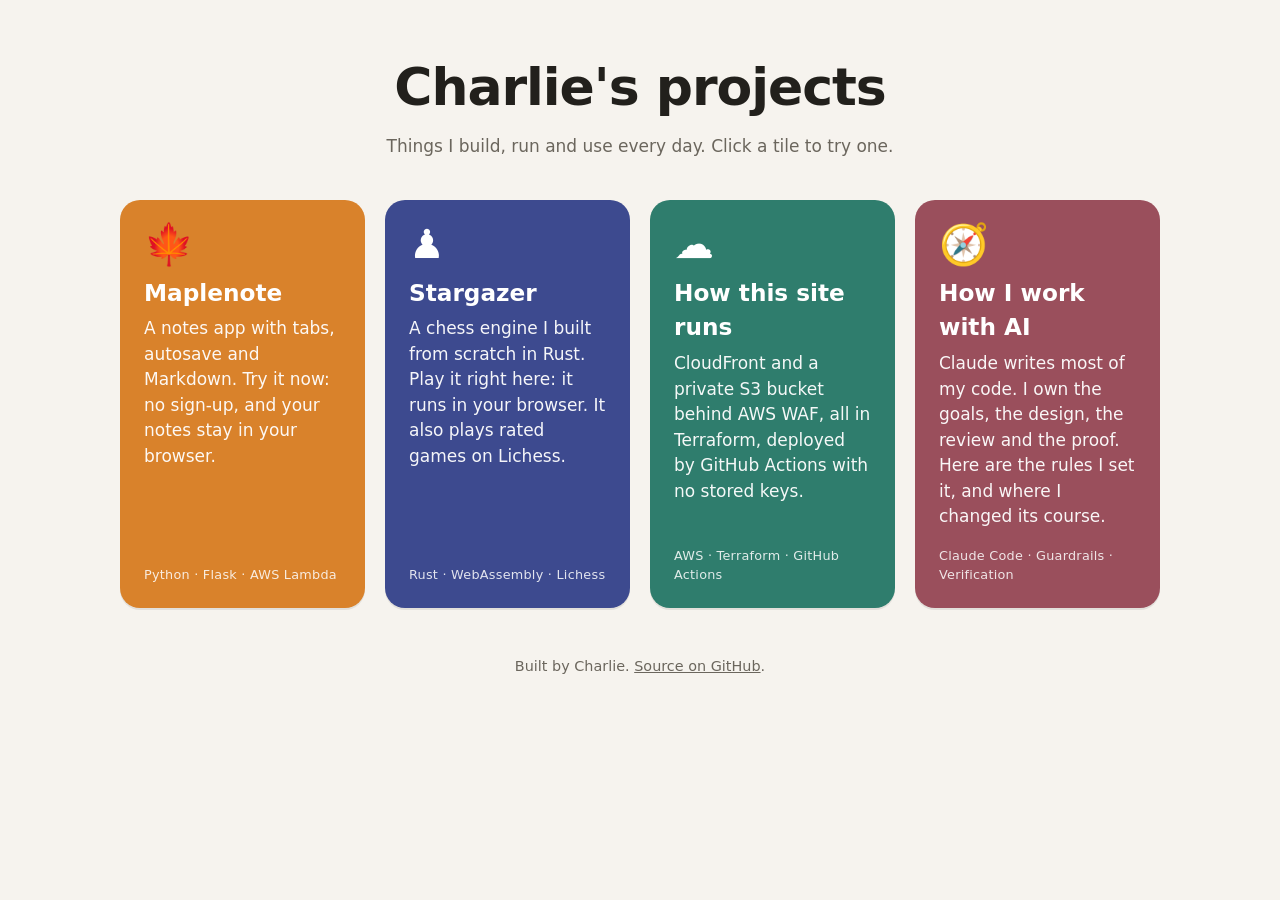
<file: site/index.html>
<!doctype html>
<html lang="en">
<head>
  <meta charset="utf-8">
  <meta name="viewport" content="width=device-width, initial-scale=1">
  <title>Charlie's projects</title>
  <meta name="description" content="Things Charlie builds and uses every day. Click a tile to try one.">
  <link rel="icon" href="favicon.svg" type="image/svg+xml">
  <link rel="stylesheet" href="style.css">
</head>
<body>
  <header>
    <h1>Charlie's projects</h1>
    <p class="lede">Things I build, run and use every day. Click a tile to try one.</p>
  </header>

  <main class="tiles">
    <a class="tile tile-maplenote" href="https://d2zye7hhdqzevn.cloudfront.net/" rel="noopener">
      <span class="icon" aria-hidden="true">🍁</span>
      <h2>Maplenote</h2>
      <p>A notes app with tabs, autosave and Markdown. Try it now: no sign-up, and your notes stay in your browser.</p>
      <span class="tag">Python · Flask · AWS Lambda</span>
    </a>

    <a class="tile tile-stargazer" href="stargazer.html">
      <span class="icon" aria-hidden="true">♟️</span>
      <h2>Stargazer</h2>
      <p>A chess engine I built from scratch in Rust. Play it right here: it runs in your browser. It also plays rated games on Lichess.</p>
      <span class="tag">Rust · WebAssembly · Lichess</span>
    </a>

    <a class="tile tile-site" href="https://github.com/CharlieWA01/portfolio" rel="noopener">
      <span class="icon" aria-hidden="true">☁️</span>
      <h2>How this site runs</h2>
      <p>CloudFront and a private S3 bucket behind AWS WAF, all in Terraform, deployed by GitHub Actions with no stored keys.</p>
      <span class="tag">AWS · Terraform · GitHub Actions</span>
    </a>

    <a class="tile tile-ai" href="ai.html">
      <span class="icon" aria-hidden="true">🧭</span>
      <h2>How I work with AI</h2>
      <p>Claude writes most of my code. I own the goals, the design, the review and the proof. Here are the rules I set it, and where I changed its course.</p>
      <span class="tag">Claude Code · Guardrails · Verification</span>
    </a>
  </main>

  <footer>
    <p>Built by Charlie. <a href="https://github.com/CharlieWA01/portfolio" rel="noopener">Source on GitHub</a>.</p>
  </footer>
</body>
</html>
</file>
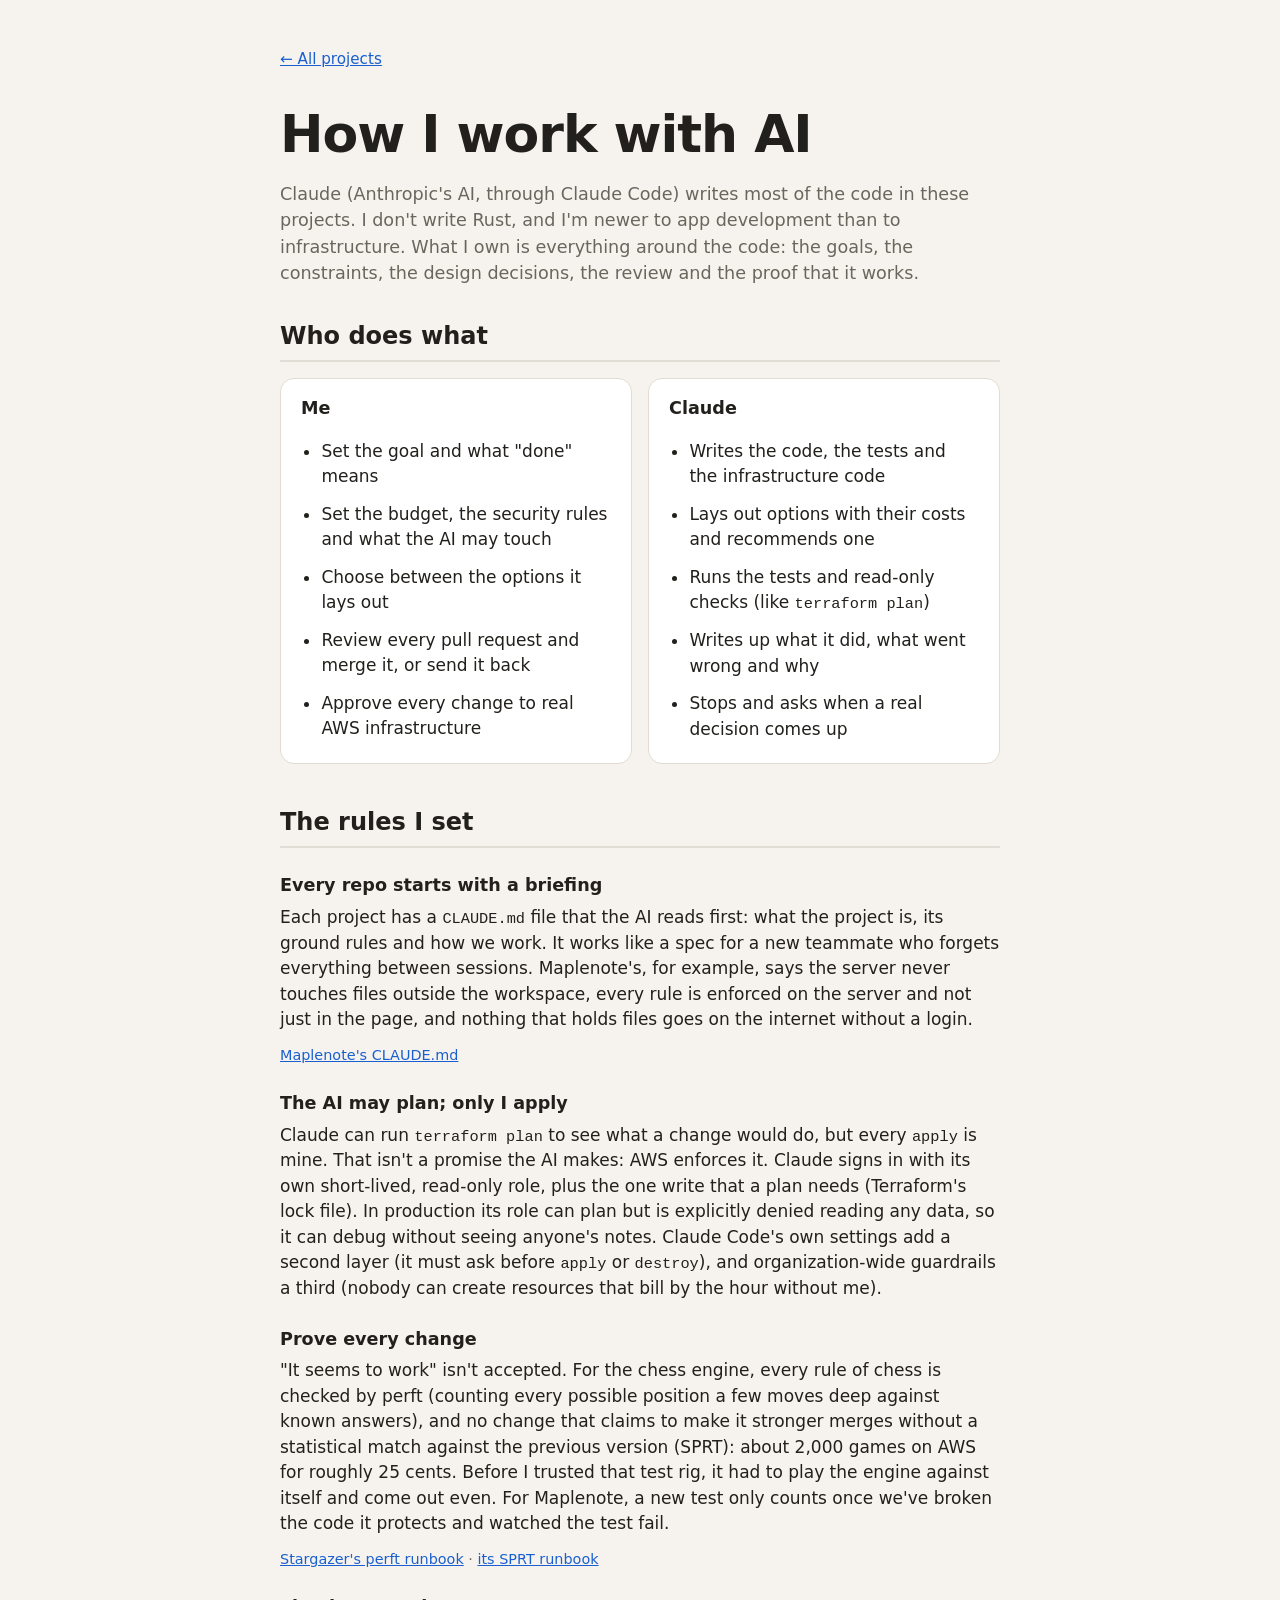
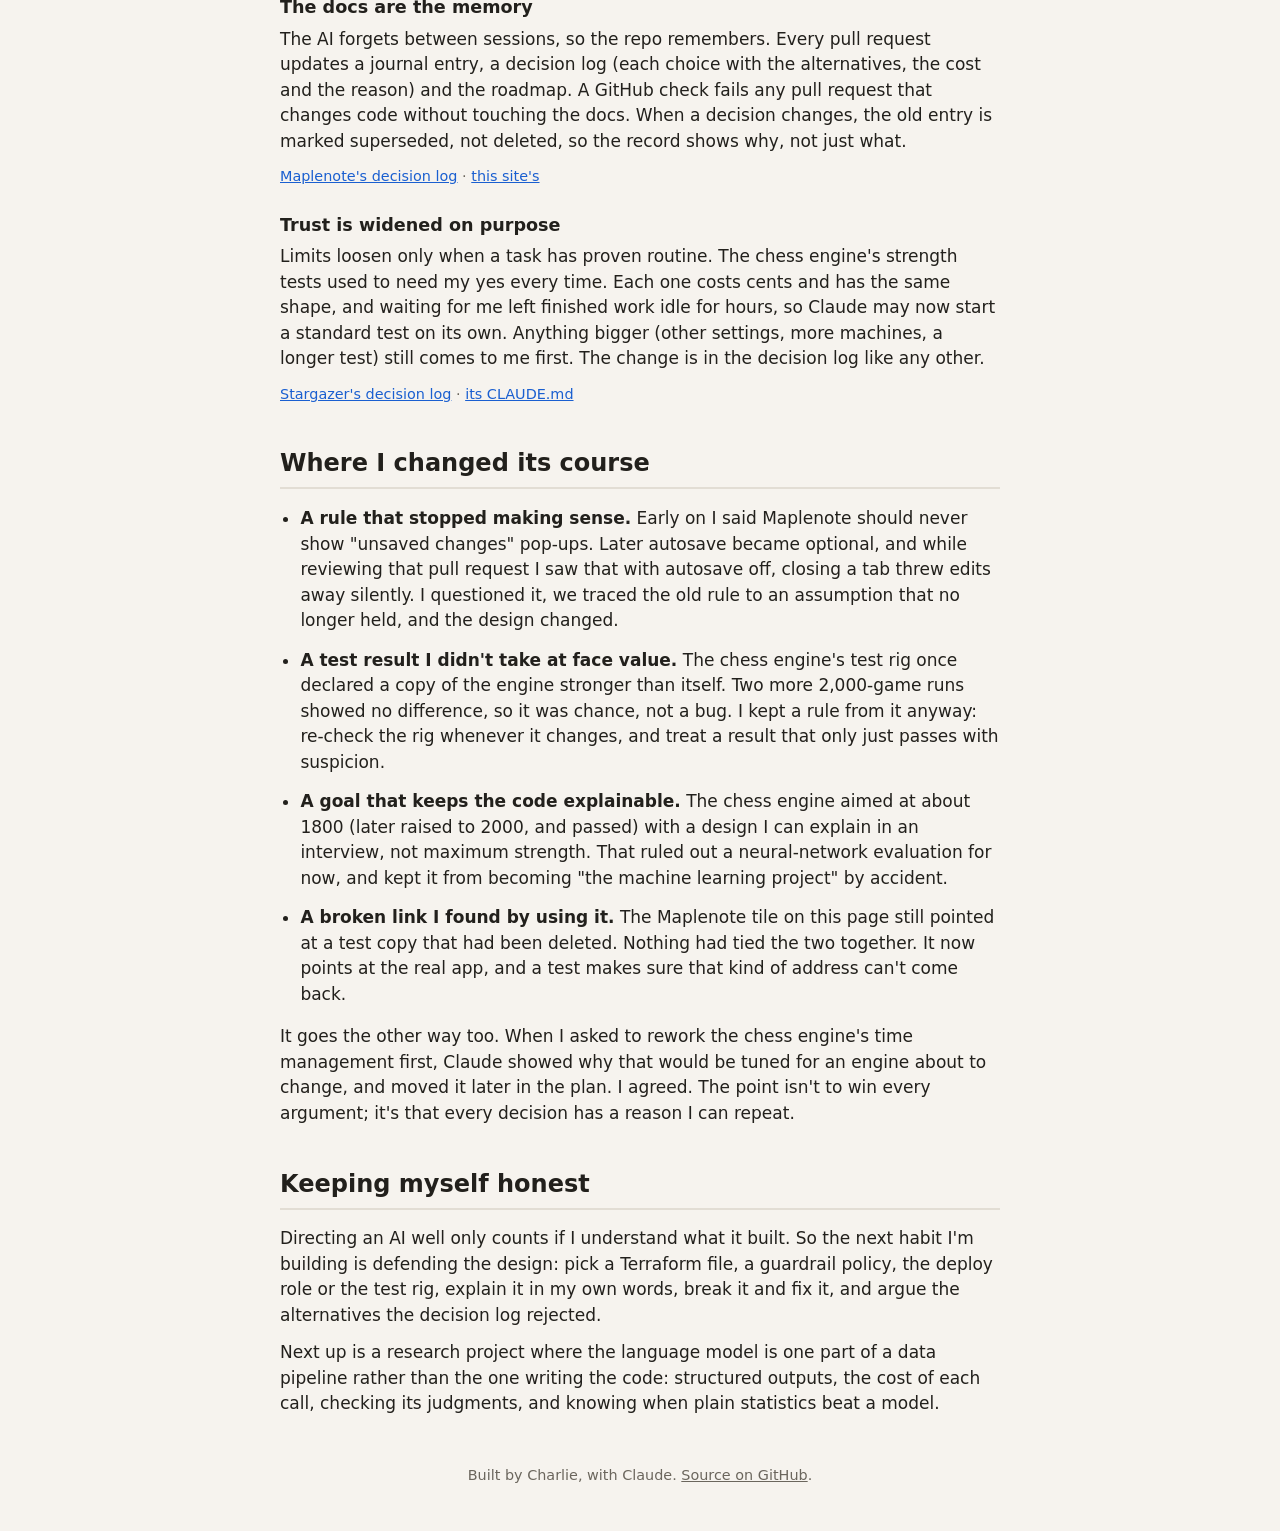
<file: site/ai.html>
<!doctype html>
<html lang="en">
<head>
  <meta charset="utf-8">
  <meta name="viewport" content="width=device-width, initial-scale=1">
  <title>How I work with AI · Charlie's projects</title>
  <meta name="description" content="Claude writes most of my code. Here is what I own, the rules I set it, and where I changed its course.">
  <link rel="icon" href="favicon.svg" type="image/svg+xml">
  <link rel="stylesheet" href="style.css">
</head>
<body class="page">
  <nav class="back"><a href="index.html">← All projects</a></nav>

  <header>
    <h1>How I work with AI</h1>
    <p class="lede">Claude (Anthropic's AI, through Claude Code) writes most of the code in these projects. I don't write Rust, and I'm newer to app development than to infrastructure. What I own is everything around the code: the goals, the constraints, the design decisions, the review and the proof that it works.</p>
  </header>

  <main class="article">
    <section>
      <h2>Who does what</h2>
      <div class="split">
        <div class="card">
          <h3>Me</h3>
          <ul>
            <li>Set the goal and what "done" means</li>
            <li>Set the budget, the security rules and what the AI may touch</li>
            <li>Choose between the options it lays out</li>
            <li>Review every pull request and merge it, or send it back</li>
            <li>Approve every change to real AWS infrastructure</li>
          </ul>
        </div>
        <div class="card">
          <h3>Claude</h3>
          <ul>
            <li>Writes the code, the tests and the infrastructure code</li>
            <li>Lays out options with their costs and recommends one</li>
            <li>Runs the tests and read-only checks (like <code>terraform plan</code>)</li>
            <li>Writes up what it did, what went wrong and why</li>
            <li>Stops and asks when a real decision comes up</li>
          </ul>
        </div>
      </div>
    </section>

    <section>
      <h2>The rules I set</h2>

      <h3>Every repo starts with a briefing</h3>
      <p>Each project has a <code>CLAUDE.md</code> file that the AI reads first: what the project is, its ground rules and how we work. It works like a spec for a new teammate who forgets everything between sessions. Maplenote's, for example, says the server never touches files outside the workspace, every rule is enforced on the server and not just in the page, and nothing that holds files goes on the internet without a login.</p>
      <p class="evidence"><a href="https://github.com/CharlieWA01/maplenote/blob/main/CLAUDE.md" rel="noopener">Maplenote's CLAUDE.md</a></p>

      <h3>The AI may plan; only I apply</h3>
      <p>Claude can run <code>terraform plan</code> to see what a change would do, but every <code>apply</code> is mine. That isn't a promise the AI makes: AWS enforces it. Claude signs in with its own short-lived, read-only role, plus the one write that a plan needs (Terraform's lock file). In production its role can plan but is explicitly denied reading any data, so it can debug without seeing anyone's notes. Claude Code's own settings add a second layer (it must ask before <code>apply</code> or <code>destroy</code>), and organization-wide guardrails a third (nobody can create resources that bill by the hour without me).</p>

      <h3>Prove every change</h3>
      <p>"It seems to work" isn't accepted. For the chess engine, every rule of chess is checked by perft (counting every possible position a few moves deep against known answers), and no change that claims to make it stronger merges without a statistical match against the previous version (SPRT): about 2,000 games on AWS for roughly 25 cents. Before I trusted that test rig, it had to play the engine against itself and come out even. For Maplenote, a new test only counts once we've broken the code it protects and watched the test fail.</p>
      <p class="evidence"><a href="https://github.com/CharlieWA01/stargazer/blob/main/docs/runbooks/perft.md" rel="noopener">Stargazer's perft runbook</a> · <a href="https://github.com/CharlieWA01/stargazer/blob/main/docs/runbooks/sprt.md" rel="noopener">its SPRT runbook</a></p>

      <h3>The docs are the memory</h3>
      <p>The AI forgets between sessions, so the repo remembers. Every pull request updates a journal entry, a decision log (each choice with the alternatives, the cost and the reason) and the roadmap. A GitHub check fails any pull request that changes code without touching the docs. When a decision changes, the old entry is marked superseded, not deleted, so the record shows why, not just what.</p>
      <p class="evidence"><a href="https://github.com/CharlieWA01/maplenote/blob/main/docs/DECISIONS.md" rel="noopener">Maplenote's decision log</a> · <a href="https://github.com/CharlieWA01/portfolio/blob/main/docs/DECISIONS.md" rel="noopener">this site's</a></p>

      <h3>Trust is widened on purpose</h3>
      <p>Limits loosen only when a task has proven routine. The chess engine's strength tests used to need my yes every time. Each one costs cents and has the same shape, and waiting for me left finished work idle for hours, so Claude may now start a standard test on its own. Anything bigger (other settings, more machines, a longer test) still comes to me first. The change is in the decision log like any other.</p>
      <p class="evidence"><a href="https://github.com/CharlieWA01/stargazer/blob/main/docs/DECISIONS.md" rel="noopener">Stargazer's decision log</a> · <a href="https://github.com/CharlieWA01/stargazer/blob/main/CLAUDE.md" rel="noopener">its CLAUDE.md</a></p>
    </section>

    <section>
      <h2>Where I changed its course</h2>
      <ul class="stories">
        <li><strong>A rule that stopped making sense.</strong> Early on I said Maplenote should never show "unsaved changes" pop-ups. Later autosave became optional, and while reviewing that pull request I saw that with autosave off, closing a tab threw edits away silently. I questioned it, we traced the old rule to an assumption that no longer held, and the design changed.</li>
        <li><strong>A test result I didn't take at face value.</strong> The chess engine's test rig once declared a copy of the engine stronger than itself. Two more 2,000-game runs showed no difference, so it was chance, not a bug. I kept a rule from it anyway: re-check the rig whenever it changes, and treat a result that only just passes with suspicion.</li>
        <li><strong>A goal that keeps the code explainable.</strong> The chess engine aimed at about 1800 (later raised to 2000, and passed) with a design I can explain in an interview, not maximum strength. That ruled out a neural-network evaluation for now, and kept it from becoming "the machine learning project" by accident.</li>
        <li><strong>A broken link I found by using it.</strong> The Maplenote tile on this page still pointed at a test copy that had been deleted. Nothing had tied the two together. It now points at the real app, and a test makes sure that kind of address can't come back.</li>
      </ul>
      <p>It goes the other way too. When I asked to rework the chess engine's time management first, Claude showed why that would be tuned for an engine about to change, and moved it later in the plan. I agreed. The point isn't to win every argument; it's that every decision has a reason I can repeat.</p>
    </section>

    <section>
      <h2>Keeping myself honest</h2>
      <p>Directing an AI well only counts if I understand what it built. So the next habit I'm building is defending the design: pick a Terraform file, a guardrail policy, the deploy role or the test rig, explain it in my own words, break it and fix it, and argue the alternatives the decision log rejected.</p>
      <p>Next up is a research project where the language model is one part of a data pipeline rather than the one writing the code: structured outputs, the cost of each call, checking its judgments, and knowing when plain statistics beat a model.</p>
    </section>
  </main>

  <footer>
    <p>Built by Charlie, with Claude. <a href="https://github.com/CharlieWA01/portfolio" rel="noopener">Source on GitHub</a>.</p>
  </footer>
</body>
</html>
</file>
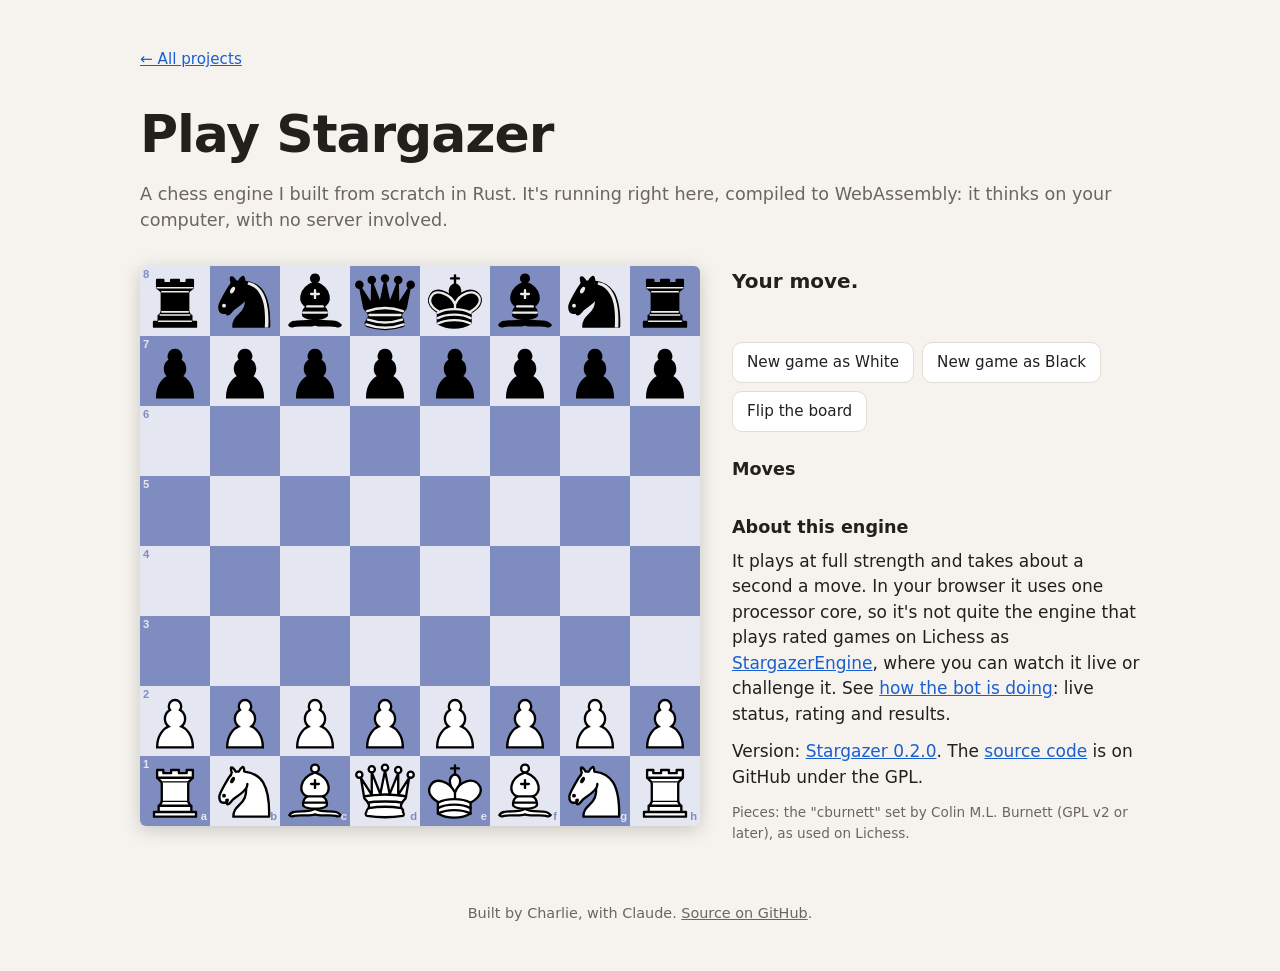
<file: site/stargazer.html>
<!doctype html>
<html lang="en">
<head>
  <meta charset="utf-8">
  <meta name="viewport" content="width=device-width, initial-scale=1">
  <title>Play Stargazer · Charlie's projects</title>
  <meta name="description" content="Play chess against Stargazer, an engine built from scratch in Rust, running in your browser.">
  <link rel="icon" href="favicon.svg" type="image/svg+xml">
  <link rel="stylesheet" href="style.css">
  <script src="stargazer/play.js" defer></script>
</head>
<body class="page play-page">
  <nav class="back"><a href="index.html">← All projects</a></nav>

  <header>
    <h1>Play Stargazer</h1>
    <p class="lede">A chess engine I built from scratch in Rust. It's running right here, compiled to WebAssembly: it thinks on your computer, with no server involved.</p>
  </header>

  <main class="play">
    <div class="board-area">
      <div id="board" class="board" aria-label="Chess board"></div>
      <div id="promotion" class="promotion" hidden></div>
    </div>

    <aside class="panel">
      <p id="status" class="status" aria-live="polite">Loading the engine…</p>
      <p id="thought" class="thought" aria-live="polite"></p>
      <div class="controls">
        <button type="button" id="new-white">New game as White</button>
        <button type="button" id="new-black">New game as Black</button>
        <button type="button" id="flip">Flip the board</button>
      </div>
      <h2>Moves</h2>
      <ol id="moves" class="moves"></ol>

      <h2>About this engine</h2>
      <p>It plays at full strength and takes about a second a move. In your browser it uses one processor core, so it's not quite the engine that plays rated games on Lichess as <a href="https://lichess.org/@/StargazerEngine" rel="noopener">StargazerEngine</a>, where you can watch it live or challenge it. See <a href="stargazer-bot.html">how the bot is doing</a>: live status, rating and results.</p>
      <p>Version: <a id="version" href="https://github.com/CharlieWA01/stargazer/releases" rel="noopener">loading…</a>. The <a href="https://github.com/CharlieWA01/stargazer" rel="noopener">source code</a> is on GitHub under the GPL.</p>
      <p class="credit">Pieces: the "cburnett" set by Colin M.L. Burnett (GPL v2 or later), as used on Lichess.</p>
    </aside>
  </main>

  <footer>
    <p>Built by Charlie, with Claude. <a href="https://github.com/CharlieWA01/portfolio" rel="noopener">Source on GitHub</a>.</p>
  </footer>
</body>
</html>
</file>
<file: site/style.css>
/* Charlie's projects: one page of big, friendly tiles. No build step, no
   framework. Colours are defined once here; dark mode follows the visitor's
   system setting. */
:root {
  --bg: #f6f3ee;
  --text: #22201c;
  --muted: #6b665d;
  --card-text: #ffffff;
  --maplenote: #d9822b; /* maple orange, Maplenote's own accent */
  --stargazer: #3d4a8f;
  --site: #2f7d6d;
  --ai: #9a4f5c;
  --card-bg: #ffffff;
  --rule: #e2ddd4;
  --focus: #1a5fd0;
  --board-light: #e4e7f2; /* the play page's board, in Stargazer's blue */
  --board-dark: #7f8cc0;
  --highlight: rgba(246, 207, 87, 0.65);
  --check: rgba(214, 48, 49, 0.75);
  color-scheme: light;
}

@media (prefers-color-scheme: dark) {
  :root {
    --bg: #1b1c1f;
    --text: #e6e4df;
    --muted: #a19c92;
    --focus: #7fb0ff;
    --card-bg: #26282c;
    --rule: #3a3c41;
    color-scheme: dark;
  }
}

* { box-sizing: border-box; }

html { -webkit-text-size-adjust: 100%; }

body {
  margin: 0;
  padding: 48px 16px 32px;
  background: var(--bg);
  color: var(--text);
  font: 17px/1.5 system-ui, -apple-system, "Segoe UI", sans-serif;
}

header, footer, .tiles {
  max-width: 1040px;
  margin: 0 auto;
}

header { text-align: center; margin-bottom: 40px; }

h1 {
  margin: 0 0 8px;
  font-size: clamp(2rem, 6vw, 3.25rem);
  letter-spacing: -0.02em;
}

.lede { margin: 0; color: var(--muted); }

.tiles {
  display: grid;
  grid-template-columns: repeat(auto-fill, minmax(240px, 1fr));
  gap: 20px;
}

.tile {
  position: relative;
  display: flex;
  flex-direction: column;
  min-height: 260px;
  padding: 24px;
  border-radius: 20px;
  color: var(--card-text);
  text-decoration: none;
  box-shadow: 0 2px 0 rgba(0, 0, 0, 0.08);
  transition: transform 120ms ease, box-shadow 120ms ease;
}

a.tile:hover {
  transform: translateY(-4px) rotate(-0.6deg);
  box-shadow: 0 10px 24px rgba(0, 0, 0, 0.18);
}

a.tile:focus-visible {
  outline: 3px solid var(--focus);
  outline-offset: 4px;
}

.tile h2 { margin: 12px 0 6px; font-size: 1.45rem; }
.tile p { margin: 0 0 16px; opacity: 0.95; }

.icon { font-size: 2.5rem; line-height: 1; }

.tag {
  margin-top: auto;
  font-size: 0.8rem;
  letter-spacing: 0.02em;
  opacity: 0.85;
}

.tile-maplenote { background: var(--maplenote); }
.tile-stargazer { background: var(--stargazer); }
.tile-site { background: var(--site); }
.tile-ai { background: var(--ai); }

/* Not clickable yet: muted colour, but text stays full contrast. */

/* Article pages (How I work with AI): one readable column. */
.page header, .page footer, .article, .back {
  max-width: 720px;
  margin-left: auto;
  margin-right: auto;
}

.page header { text-align: left; margin-bottom: 32px; }
.page .lede { font-size: 1.1rem; }

.back { margin-bottom: 24px; font-size: 0.95rem; }
.back a, .article a { color: var(--focus); }
.back a:focus-visible, .article a:focus-visible {
  outline: 3px solid var(--focus);
  outline-offset: 2px;
}

.article section { margin-bottom: 40px; }
.article h2 {
  margin: 0 0 16px;
  padding-bottom: 6px;
  border-bottom: 2px solid var(--rule);
  font-size: 1.5rem;
}
.article h3 { margin: 24px 0 6px; font-size: 1.1rem; }
.article p, .article li { margin: 0 0 12px; }
.article ul { padding-left: 1.2em; }
.article code { font-size: 0.9em; overflow-wrap: anywhere; }
.evidence { color: var(--muted); font-size: 0.9rem; }

.split {
  display: grid;
  grid-template-columns: repeat(auto-fit, minmax(260px, 1fr));
  gap: 16px;
}

.card {
  padding: 16px 20px 4px;
  border-radius: 14px;
  background: var(--card-bg);
  border: 1px solid var(--rule);
}
.card h3 { margin-top: 0; }

.stories li { margin-bottom: 14px; }

footer {
  margin-top: 48px;
  text-align: center;
  color: var(--muted);
  font-size: 0.9rem;
}

footer a { color: inherit; }

/* The play page (stargazer.html): the board, and a panel beside it (or
   below it on a phone). */
.play-page header, .play-page footer, .play-page .back, .play {
  max-width: 1000px;
}

.play {
  display: grid;
  grid-template-columns: minmax(0, 560px) minmax(240px, 1fr);
  gap: 32px;
  margin: 0 auto;
  align-items: start;
}

@media (max-width: 760px) {
  .play { grid-template-columns: minmax(0, 1fr); }
}

.board-area { position: relative; }

.board {
  display: grid;
  /* Dragging a piece on a phone moves the piece, not the page. */
  touch-action: none;
  user-select: none;
  grid-template-columns: repeat(8, 1fr);
  aspect-ratio: 1;
  width: 100%;
  border-radius: 6px;
  overflow: hidden;
  box-shadow: 0 4px 18px rgba(0, 0, 0, 0.18);
}

.square {
  position: relative;
  padding: 0;
  border: 0;
  cursor: pointer;
  aspect-ratio: 1;
}
.square.light { background: var(--board-light); }
.square.dark { background: var(--board-dark); }
.square.last { box-shadow: inset 0 0 0 100vmax var(--highlight); }
.square.selected { box-shadow: inset 0 0 0 100vmax rgba(240, 180, 40, 0.8); }
.square.check { background-image: radial-gradient(circle, var(--check) 25%, transparent 75%); }
.square.target::before {
  content: "";
  position: absolute;
  inset: 37%;
  border-radius: 50%;
  background: rgba(20, 30, 70, 0.35);
}
.square.capture::before {
  content: "";
  position: absolute;
  inset: 4%;
  border-radius: 50%;
  border: 4px solid rgba(20, 30, 70, 0.35);
}
.square:focus-visible {
  outline: 3px solid var(--focus);
  outline-offset: -3px;
  z-index: 1;
}
.square.drag-from img { opacity: 0.3; }

/* The piece following the pointer while it's dragged (play.js). */
.drag-ghost {
  position: fixed;
  top: 0;
  left: 0;
  z-index: 10;
  pointer-events: none;
  cursor: grabbing;
  filter: drop-shadow(0 4px 6px rgba(0, 0, 0, 0.35));
}

.square img {
  position: relative;
  display: block;
  width: 100%;
  height: 100%;
  pointer-events: none;
}

.coord {
  position: absolute;
  font-size: 0.7rem;
  font-weight: 600;
  line-height: 1;
  pointer-events: none;
}
.coord.rank { top: 3px; left: 3px; }
.coord.file { bottom: 3px; right: 3px; }
.square.light .coord { color: var(--board-dark); }
.square.dark .coord { color: var(--board-light); }

.promotion {
  position: absolute;
  inset: 0;
  display: flex;
  align-items: center;
  justify-content: center;
  gap: 8px;
  background: rgba(0, 0, 0, 0.45);
  border-radius: 6px;
}
.promotion[hidden] { display: none; }
.promote {
  width: 18%;
  aspect-ratio: 1;
  padding: 4px;
  border: 0;
  border-radius: 12px;
  background: var(--board-light);
  cursor: pointer;
}
.promote img { width: 100%; height: 100%; display: block; }
.promote:focus-visible { outline: 3px solid var(--focus); }

.panel h2 { margin: 24px 0 8px; font-size: 1.1rem; }
.panel p { margin: 0 0 12px; }
.panel a { color: var(--focus); }
.status { font-size: 1.25rem; font-weight: 600; min-height: 1.5em; }
.thought { color: var(--muted); font-size: 0.95rem; min-height: 1.5em; }
.credit { color: var(--muted); font-size: 0.85rem; }

.controls { display: flex; flex-wrap: wrap; gap: 8px; }
.controls button {
  padding: 8px 14px;
  border: 1px solid var(--rule);
  border-radius: 10px;
  background: var(--card-bg);
  color: var(--text);
  font: inherit;
  font-size: 0.95rem;
  cursor: pointer;
}
.controls button:hover { border-color: var(--stargazer); }
.controls button:focus-visible { outline: 3px solid var(--focus); outline-offset: 2px; }

.moves {
  margin: 0;
  padding-left: 2.2em;
  max-height: 14em;
  overflow-y: auto;
  font-variant-numeric: tabular-nums;
}

@media (prefers-reduced-motion: reduce) {
  .tile { transition: none; }
  a.tile:hover { transform: none; }
}

/* The bot's status page (stargazer-bot.html, stargazer/status.js). */
:root {
  --good: #2f7d4f;
  --bad: #b3261e;
  --series-bullet: #d9822b;
  --series-blitz: #3d4a8f;
  --series-rapid: #2f7d6d;
}
@media (prefers-color-scheme: dark) {
  :root {
    --good: #6cc48f;
    --bad: #ff8a80;
    --series-bullet: #f0a95e;
    --series-blitz: #9aa8f0;
    --series-rapid: #6cc4b0;
  }
}

.now { font-size: 1.25rem; font-weight: 600; margin-bottom: 4px; }
.now::before {
  content: "";
  display: inline-block;
  width: 0.7em;
  height: 0.7em;
  margin-right: 0.45em;
  border-radius: 50%;
  background: var(--muted);
  vertical-align: 0.05em;
}
.now-online::before { background: var(--good); }
.now-offline::before { background: var(--bad); }

.stat-row {
  display: grid;
  grid-template-columns: repeat(auto-fit, minmax(150px, 1fr));
  gap: 12px;
  margin: 16px 0;
}
.stat-row[hidden] { display: none; }
.stat {
  display: flex;
  flex-direction: column;
  padding: 12px 16px;
  border-radius: 14px;
  background: var(--card-bg);
  border: 1px solid var(--rule);
}
.stat-value { font-size: 1.6rem; font-weight: 700; font-variant-numeric: tabular-nums; }
.stat-label { color: var(--muted); font-size: 0.9rem; }

.article .slos { list-style: none; padding: 0; }
.bot-page header a { color: var(--focus); }
.slo {
  display: grid;
  grid-template-columns: 1fr auto;
  gap: 0 12px;
  padding: 10px 0;
  border-bottom: 1px solid var(--rule);
}
.slo .evidence { grid-column: 1 / -1; margin: 0; }
.slo-name { font-weight: 600; }
.slo-value { font-weight: 700; font-variant-numeric: tabular-nums; }
.slo-met { color: var(--good); }
.slo-missed { color: var(--bad); }

.chart { margin: 8px 0 16px; }
.rating-svg { width: 100%; height: auto; display: block; }
.rating-svg .grid { stroke: var(--rule); stroke-width: 1; }
.rating-svg .axis { fill: var(--muted); font-size: 12px; }
.rating-svg .series { fill: none; stroke-width: 2.5; stroke-linejoin: round; }
.rating-svg .series.series-bullet, .legend-bullet .swatch { stroke: var(--series-bullet); background: var(--series-bullet); }
.rating-svg .series.series-blitz, .legend-blitz .swatch { stroke: var(--series-blitz); background: var(--series-blitz); }
.rating-svg .series.series-rapid, .legend-rapid .swatch { stroke: var(--series-rapid); background: var(--series-rapid); }
.rating-svg .dot.series-bullet { fill: var(--series-bullet); }
.rating-svg .dot.series-blitz { fill: var(--series-blitz); }
.rating-svg .dot.series-rapid { fill: var(--series-rapid); }
.legend { display: flex; flex-wrap: wrap; gap: 8px 20px; list-style: none; padding: 0; margin: 8px 0 0; }
.swatch {
  display: inline-block;
  width: 14px;
  height: 4px;
  margin-right: 6px;
  border-radius: 2px;
  vertical-align: middle;
}

.table-wrap { overflow-x: auto; margin: 16px 0; }
.stats-table { width: 100%; border-collapse: collapse; font-variant-numeric: tabular-nums; }
.stats-table caption { text-align: left; font-weight: 600; margin-bottom: 6px; }
.stats-table th, .stats-table td { padding: 6px 10px 6px 0; text-align: left; border-bottom: 1px solid var(--rule); }
.stats-table th { color: var(--muted); font-weight: 600; font-size: 0.9rem; }

.recent { padding-left: 1.4em; }
.recent li { margin-bottom: 8px; }
.result-win::marker { color: var(--good); }
.result-loss::marker { color: var(--bad); }
</file>
